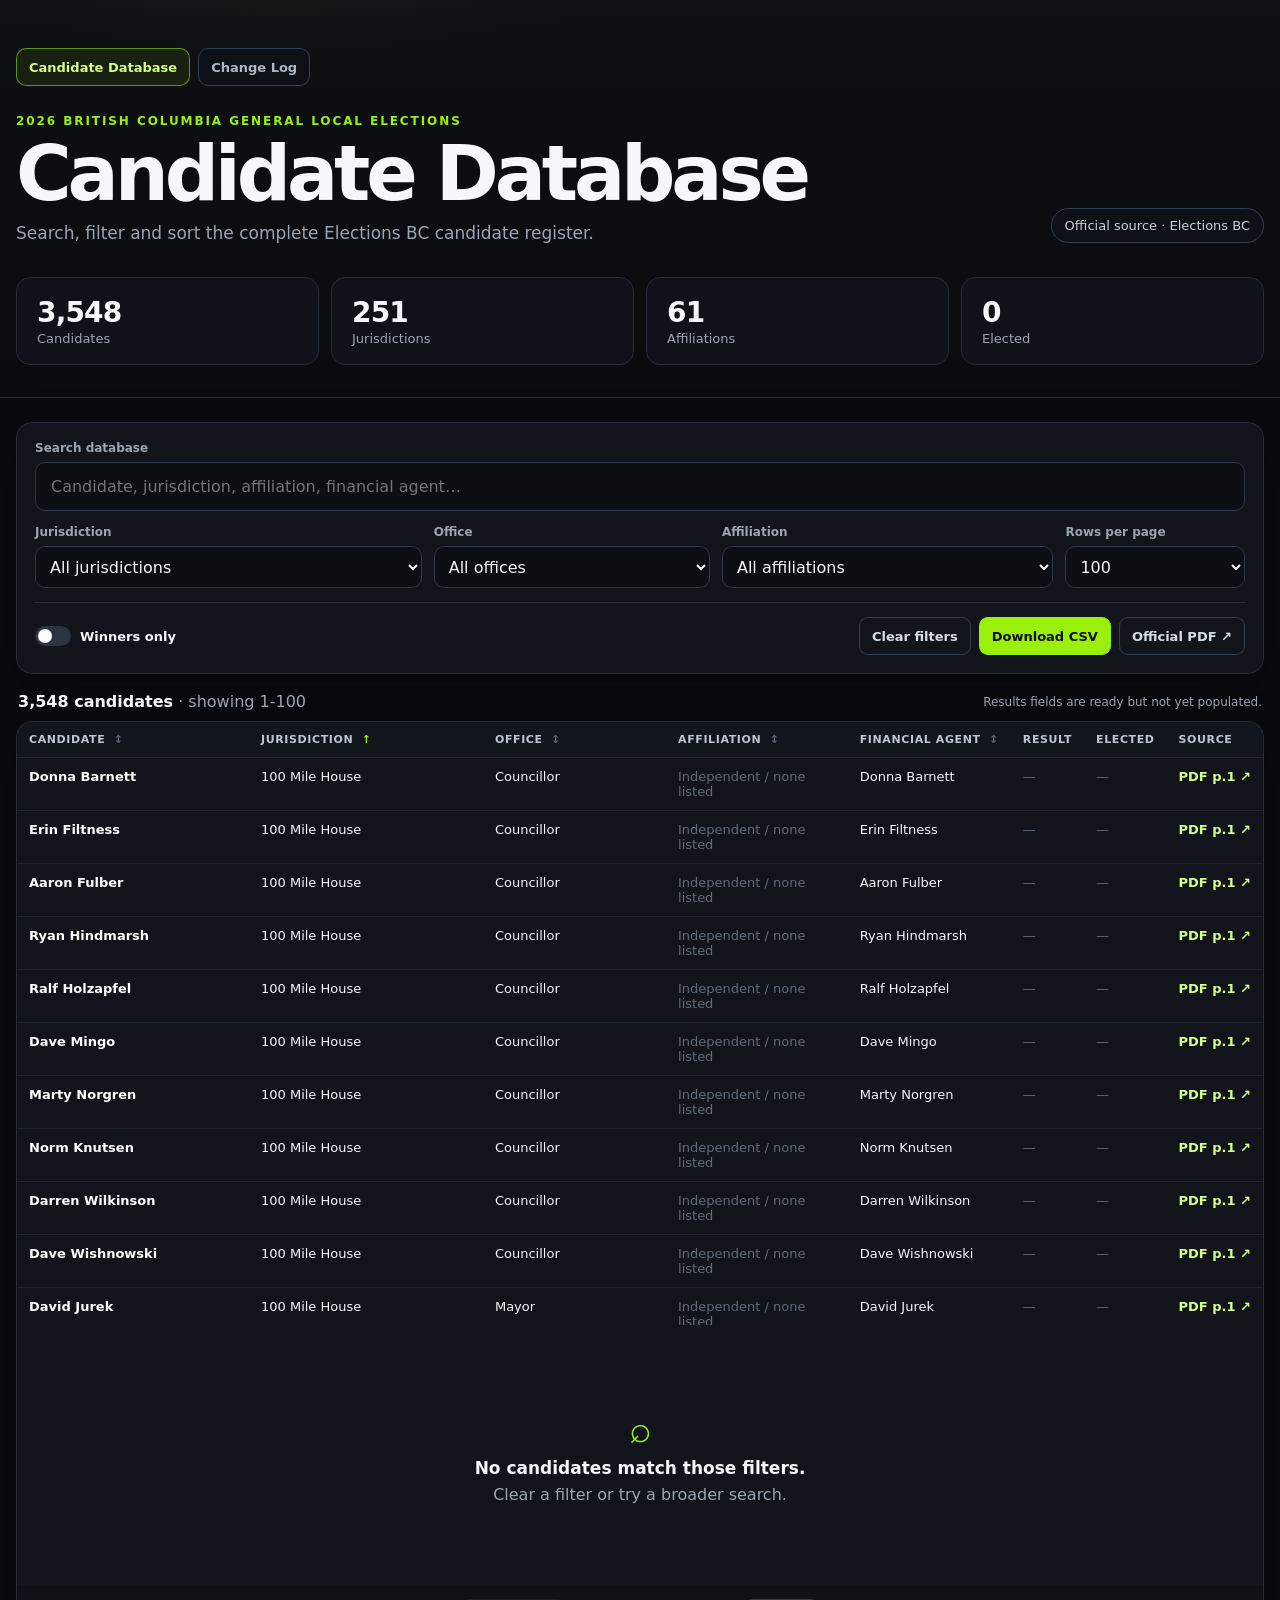
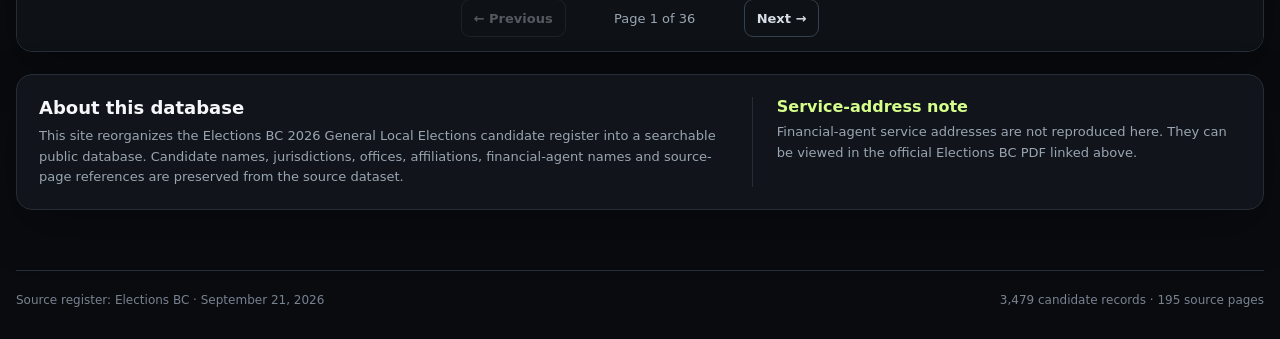
<file: index.html>
<!doctype html>
<html lang="en">
<head>
  <meta charset="utf-8" />
  <meta name="viewport" content="width=device-width, initial-scale=1" />
  <meta name="description" content="Searchable database of candidates in the 2026 British Columbia General Local Elections, sourced from Elections BC." />
  <title>BC 2026 Local Elections — Candidate Database</title>
  <link rel="stylesheet" href="styles.css" />
</head>
<body>
  <header class="hero">
    <div class="hero-inner">
      <nav class="site-tabs" aria-label="Site sections">
        <a class="site-tab active" href="index.html" aria-current="page">Candidate Database</a>
        <a class="site-tab" href="changelog.html">Change Log</a>
      </nav>

      <div class="eyebrow">2026 BRITISH COLUMBIA GENERAL LOCAL ELECTIONS</div>
      <div class="hero-row">
        <div>
          <h1>Candidate Database</h1>
          <p class="lede">Search, filter and sort the complete Elections BC candidate register.</p>
        </div>
        <div class="source-pill">Official source · Elections BC</div>
      </div>

      <div class="stats" aria-label="Database summary">
        <div class="stat">
          <span class="stat-value" id="statCandidates">3,479</span>
          <span class="stat-label">Candidates</span>
        </div>
        <div class="stat">
          <span class="stat-value" id="statJurisdictions">—</span>
          <span class="stat-label">Jurisdictions</span>
        </div>
        <div class="stat">
          <span class="stat-value" id="statAffiliations">—</span>
          <span class="stat-label">Affiliations</span>
        </div>
        <div class="stat">
          <span class="stat-value" id="statElected">0</span>
          <span class="stat-label">Elected</span>
        </div>
      </div>
    </div>
  </header>

  <main class="shell">
    <section class="panel controls-panel">
      <div class="search-wrap">
        <label for="search" class="control-label">Search database</label>
        <input id="search" class="search" type="search"
          placeholder="Candidate, jurisdiction, affiliation, financial agent…"
          autocomplete="off" />
      </div>

      <div class="filter-grid">
        <div>
          <label for="jurisdictionFilter" class="control-label">Jurisdiction</label>
          <select id="jurisdictionFilter"><option value="">All jurisdictions</option></select>
        </div>
        <div>
          <label for="officeFilter" class="control-label">Office</label>
          <select id="officeFilter"><option value="">All offices</option></select>
        </div>
        <div>
          <label for="affiliationFilter" class="control-label">Affiliation</label>
          <select id="affiliationFilter"><option value="">All affiliations</option></select>
        </div>
        <div>
          <label for="pageSize" class="control-label">Rows per page</label>
          <select id="pageSize">
            <option value="50">50</option>
            <option value="100" selected>100</option>
            <option value="250">250</option>
            <option value="100000">All</option>
          </select>
        </div>
      </div>

      <div class="control-footer">
        <label class="toggle" id="electedToggleWrap" title="This becomes useful once election results are added.">
          <input type="checkbox" id="electedOnly" />
          <span class="toggle-ui"></span>
          <span>Winners only</span>
        </label>

        <div class="actions">
          <button id="clearFilters" class="button ghost" type="button">Clear filters</button>
          <a class="button" href="bc-2026-candidates.csv" download>Download CSV</a>
          <a class="button ghost" href="https://elections.bc.ca/docs/lecfa/Registered-Candidates-LEGE-2026-10-17.pdf" target="_blank" rel="noopener">Official PDF ↗</a>
        </div>
      </div>
    </section>

    <section class="results-head">
      <div>
        <strong id="resultCount">Loading…</strong>
        <span class="muted" id="resultContext"></span>
      </div>
      <div class="muted small" id="resultsStatus">Results fields are ready but not yet populated.</div>
    </section>

    <section class="table-card">
      <div class="table-scroll">
        <table id="candidateTable">
          <thead>
            <tr>
              <th><button class="sort" data-sort="candidate">Candidate <span>↕</span></button></th>
              <th><button class="sort" data-sort="jurisdiction">Jurisdiction <span>↕</span></button></th>
              <th><button class="sort" data-sort="office">Office <span>↕</span></button></th>
              <th><button class="sort" data-sort="affiliation">Affiliation <span>↕</span></button></th>
              <th><button class="sort" data-sort="financialAgent">Financial Agent <span>↕</span></button></th>
              <th>Result</th>
              <th>Elected</th>
              <th>Source</th>
            </tr>
          </thead>
          <tbody id="candidateBody"></tbody>
        </table>
      </div>

      <div class="empty" id="emptyState" hidden>
        <div class="empty-icon">⌕</div>
        <strong>No candidates match those filters.</strong>
        <span>Clear a filter or try a broader search.</span>
      </div>

      <nav class="pager" aria-label="Candidate pagination">
        <button class="button ghost" id="prevPage" type="button">← Previous</button>
        <span id="pageIndicator">Page 1</span>
        <button class="button ghost" id="nextPage" type="button">Next →</button>
      </nav>
    </section>

    <section class="about panel">
      <div>
        <h2>About this database</h2>
        <p>
          This site reorganizes the Elections BC 2026 General Local Elections candidate register
          into a searchable public database. Candidate names, jurisdictions, offices, affiliations,
          financial-agent names and source-page references are preserved from the source dataset.
        </p>
      </div>
      <div class="notice">
        <strong>Service-address note</strong>
        <p>
          Financial-agent service addresses are not reproduced here. They can be viewed in the
          official Elections BC PDF linked above.
        </p>
      </div>
    </section>
  </main>

  <footer>
    <div>Source register: Elections BC · September 21, 2026</div>
    <div>3,479 candidate records · 195 source pages</div>
  </footer>

  <script src="app.js"></script>
</body>
</html>
</file>
<file: styles.css>
:root {
  --bg: #090b0f;
  --panel: #11151b;
  --panel-2: #151a22;
  --line: #252d38;
  --text: #f5f7fa;
  --muted: #9aa5b1;
  --accent: #9bf00b;
  --accent-2: #d5ff8a;
  --danger: #ff6b6b;
  --shadow: 0 18px 50px rgba(0,0,0,.28);
}

* { box-sizing: border-box; }
html { color-scheme: dark; }
body {
  margin: 0;
  background:
    radial-gradient(900px 420px at 22% -10%, rgba(155,240,11,.11), transparent 60%),
    var(--bg);
  color: var(--text);
  font-family: Inter, ui-sans-serif, system-ui, -apple-system, BlinkMacSystemFont, "Segoe UI", sans-serif;
}

a { color: inherit; }
button, input, select { font: inherit; }

.hero {
  border-bottom: 1px solid var(--line);
  background: linear-gradient(180deg, rgba(255,255,255,.018), transparent);
}
.hero-inner, .shell, footer {
  width: min(1500px, calc(100% - 32px));
  margin: 0 auto;
}
.hero-inner { padding: 48px 0 32px; }
.eyebrow {
  color: var(--accent);
  font-size: 12px;
  font-weight: 800;
  letter-spacing: .16em;
  margin-bottom: 10px;
}
.hero-row {
  display: flex;
  align-items: flex-end;
  justify-content: space-between;
  gap: 24px;
}
h1 {
  margin: 0;
  font-size: clamp(38px, 6vw, 76px);
  line-height: .94;
  letter-spacing: -.055em;
}
.lede {
  margin: 14px 0 0;
  color: var(--muted);
  font-size: 17px;
}
.source-pill {
  border: 1px solid #344050;
  background: #0d1117;
  border-radius: 999px;
  padding: 9px 13px;
  color: #c8d0da;
  white-space: nowrap;
  font-size: 13px;
}
.stats {
  display: grid;
  grid-template-columns: repeat(4, minmax(0, 1fr));
  gap: 12px;
  margin-top: 34px;
}
.stat {
  padding: 18px 20px;
  border: 1px solid var(--line);
  background: rgba(17,21,27,.8);
  border-radius: 14px;
}
.stat-value {
  display: block;
  font-size: 28px;
  font-weight: 850;
  letter-spacing: -.03em;
}
.stat-label {
  color: var(--muted);
  font-size: 13px;
  margin-top: 2px;
  display: block;
}

.shell { padding: 24px 0 60px; }
.panel, .table-card {
  background: var(--panel);
  border: 1px solid var(--line);
  border-radius: 16px;
  box-shadow: var(--shadow);
}
.controls-panel { padding: 18px; }
.control-label {
  display: block;
  font-size: 12px;
  color: var(--muted);
  font-weight: 750;
  margin-bottom: 7px;
}
.search, select {
  width: 100%;
  background: #0b0e13;
  color: var(--text);
  border: 1px solid #303947;
  border-radius: 10px;
  outline: none;
}
.search {
  padding: 14px 15px;
  font-size: 16px;
}
.search:focus, select:focus {
  border-color: var(--accent);
  box-shadow: 0 0 0 3px rgba(155,240,11,.10);
}
.filter-grid {
  display: grid;
  grid-template-columns: 1.4fr 1fr 1.2fr .65fr;
  gap: 12px;
  margin-top: 14px;
}
select { min-height: 42px; padding: 9px 10px; }

.control-footer {
  display: flex;
  justify-content: space-between;
  align-items: center;
  gap: 16px;
  padding-top: 14px;
  margin-top: 14px;
  border-top: 1px solid var(--line);
}
.actions {
  display: flex;
  gap: 8px;
  flex-wrap: wrap;
  justify-content: flex-end;
}
.button {
  min-height: 38px;
  display: inline-flex;
  align-items: center;
  justify-content: center;
  border: 1px solid var(--accent);
  background: var(--accent);
  color: #0a0c0f;
  border-radius: 9px;
  padding: 8px 12px;
  font-weight: 800;
  font-size: 13px;
  cursor: pointer;
  text-decoration: none;
}
.button:hover { filter: brightness(1.06); }
.button.ghost {
  background: transparent;
  color: #d7dde5;
  border-color: #35404e;
}
.button:disabled {
  opacity: .35;
  cursor: not-allowed;
}

.toggle {
  display: inline-flex;
  align-items: center;
  gap: 9px;
  font-size: 13px;
  font-weight: 750;
  cursor: pointer;
  user-select: none;
}
.toggle input { position: absolute; opacity: 0; pointer-events: none; }
.toggle-ui {
  width: 36px;
  height: 20px;
  background: #2b3440;
  border-radius: 999px;
  position: relative;
  transition: .15s ease;
}
.toggle-ui::after {
  content: "";
  width: 14px;
  height: 14px;
  position: absolute;
  top: 3px;
  left: 3px;
  border-radius: 50%;
  background: white;
  transition: .15s ease;
}
.toggle input:checked + .toggle-ui { background: var(--accent); }
.toggle input:checked + .toggle-ui::after { transform: translateX(16px); }

.results-head {
  display: flex;
  align-items: center;
  justify-content: space-between;
  gap: 20px;
  padding: 18px 2px 10px;
}
.muted { color: var(--muted); }
.small { font-size: 12px; }

.table-card { overflow: hidden; }
.table-scroll { overflow: auto; max-height: 67vh; }
table {
  width: 100%;
  border-collapse: separate;
  border-spacing: 0;
  min-width: 1180px;
}
thead {
  position: sticky;
  top: 0;
  z-index: 4;
  background: #11161d;
}
th, td {
  text-align: left;
  padding: 11px 12px;
  border-bottom: 1px solid #202832;
  vertical-align: top;
}
th {
  color: #bdc6d0;
  font-size: 11px;
  text-transform: uppercase;
  letter-spacing: .055em;
  white-space: nowrap;
}
td { font-size: 13px; }
tbody tr:hover { background: rgba(255,255,255,.025); }
.candidate-name {
  font-weight: 800;
  color: #fff;
  white-space: nowrap;
}
.affiliation-empty, .cell-empty { color: #606b78; }
.source-link {
  color: var(--accent-2);
  font-weight: 750;
  text-decoration: none;
  white-space: nowrap;
}
.source-link:hover { text-decoration: underline; }
.badge {
  display: inline-flex;
  align-items: center;
  border-radius: 999px;
  padding: 3px 8px;
  border: 1px solid #384352;
  background: #171d25;
  color: #c5ced8;
  white-space: nowrap;
  font-size: 11px;
}
.badge.elected {
  border-color: rgba(155,240,11,.45);
  background: rgba(155,240,11,.08);
  color: var(--accent-2);
}
.sort {
  padding: 0;
  border: 0;
  background: transparent;
  color: inherit;
  text-transform: inherit;
  letter-spacing: inherit;
  font-weight: 800;
  cursor: pointer;
}
.sort span { color: #596575; margin-left: 4px; }
.sort.active span { color: var(--accent); }

.pager {
  padding: 14px;
  display: flex;
  align-items: center;
  justify-content: center;
  gap: 14px;
  background: #0e1217;
}
#pageIndicator {
  color: var(--muted);
  min-width: 150px;
  text-align: center;
  font-size: 13px;
}

.empty {
  min-height: 260px;
  display: grid;
  place-content: center;
  text-align: center;
  gap: 7px;
  color: var(--muted);
}
.empty strong { color: var(--text); font-size: 17px; }
.empty-icon { font-size: 38px; color: var(--accent); }

.about {
  margin-top: 22px;
  padding: 22px;
  display: grid;
  grid-template-columns: 1.4fr 1fr;
  gap: 28px;
}
.about h2 { margin: 0 0 8px; font-size: 18px; }
.about p {
  color: var(--muted);
  line-height: 1.55;
  margin: 0;
  font-size: 13px;
}
.notice {
  padding-left: 24px;
  border-left: 1px solid var(--line);
}
.notice strong {
  color: var(--accent-2);
  display: block;
  margin-bottom: 6px;
}

footer {
  border-top: 1px solid var(--line);
  padding: 22px 0 32px;
  display: flex;
  justify-content: space-between;
  gap: 20px;
  color: #788390;
  font-size: 12px;
}

@media (max-width: 900px) {
  .hero-row { align-items: flex-start; flex-direction: column; }
  .stats { grid-template-columns: repeat(2, 1fr); }
  .filter-grid { grid-template-columns: 1fr 1fr; }
  .control-footer { align-items: flex-start; flex-direction: column; }
  .actions { justify-content: flex-start; }
  .results-head { align-items: flex-start; flex-direction: column; gap: 5px; }
  .about { grid-template-columns: 1fr; }
  .notice { border-left: 0; border-top: 1px solid var(--line); padding: 18px 0 0; }
  footer { flex-direction: column; gap: 4px; }
}

@media (max-width: 620px) {
  .hero-inner, .shell, footer { width: min(100% - 20px, 1500px); }
  .hero-inner { padding-top: 34px; }
  .filter-grid { grid-template-columns: 1fr; }
  .actions { width: 100%; }
  .actions .button { flex: 1 1 auto; }
  .table-scroll { max-height: none; overflow: visible; }
  table, thead, tbody, tr, th, td { display: block; }
  table { min-width: 0; }
  thead { display: none; }
  tbody { padding: 8px; }
  tbody tr {
    border: 1px solid var(--line);
    border-radius: 12px;
    padding: 12px;
    margin: 8px 0;
    background: #0e1217;
  }
  tbody tr:hover { background: #0e1217; }
  td {
    border: 0;
    padding: 5px 0;
    display: grid;
    grid-template-columns: 112px 1fr;
    gap: 10px;
    line-height: 1.35;
  }
  td::before {
    content: attr(data-label);
    color: #74808e;
    font-size: 10px;
    text-transform: uppercase;
    letter-spacing: .06em;
    font-weight: 800;
  }
  .candidate-name { white-space: normal; }
  .pager { position: sticky; bottom: 0; z-index: 5; }
}


/* Site section tabs */
.site-tabs {
  display: flex;
  gap: 8px;
  flex-wrap: wrap;
  margin-bottom: 28px;
}
.site-tab {
  display: inline-flex;
  align-items: center;
  min-height: 38px;
  padding: 8px 12px;
  border: 1px solid #344050;
  border-radius: 10px;
  color: #aeb8c5;
  text-decoration: none;
  font-size: 13px;
  font-weight: 800;
  background: #0d1117;
}
.site-tab:hover { border-color: #4a586a; color: #fff; }
.site-tab.active {
  border-color: rgba(155,240,11,.55);
  background: rgba(155,240,11,.08);
  color: var(--accent-2);
}

/* Candidate change log */
.changelog-controls {
  padding: 18px;
  display: grid;
  grid-template-columns: minmax(0, 1fr) auto;
  gap: 14px;
  align-items: end;
}
.change-filter-row {
  display: flex;
  gap: 10px;
  align-items: end;
}
.change-filter-row > div { min-width: 190px; }

.change-log {
  display: grid;
  gap: 16px;
}
.change-day {
  overflow: hidden;
  background: var(--panel);
  border: 1px solid var(--line);
  border-radius: 16px;
  box-shadow: var(--shadow);
}
.change-day-head {
  display: flex;
  justify-content: space-between;
  gap: 20px;
  padding: 18px 20px;
  border-bottom: 1px solid var(--line);
  background: linear-gradient(180deg, rgba(255,255,255,.018), transparent);
}
.change-date {
  font-size: 22px;
  font-weight: 850;
  letter-spacing: -.025em;
}
.change-revision-meta {
  display: flex;
  gap: 9px 14px;
  flex-wrap: wrap;
  align-items: center;
  margin-top: 8px;
  color: var(--muted);
  font-size: 12px;
}
.reconstructed-tag,
.observed-tag {
  display: inline-flex;
  align-items: center;
  min-height: 22px;
  padding: 3px 8px;
  border-radius: 999px;
  font-size: 10px;
  font-weight: 850;
  letter-spacing: .04em;
  text-transform: uppercase;
}
.reconstructed-tag {
  color: #ffd88d;
  border: 1px solid rgba(255,209,102,.35);
  background: rgba(255,209,102,.07);
}
.observed-tag {
  color: var(--accent-2);
  border: 1px solid rgba(155,240,11,.35);
  background: rgba(155,240,11,.07);
}
.change-count-pills {
  display: flex;
  gap: 7px;
  flex-wrap: wrap;
  justify-content: flex-end;
  align-content: flex-start;
}
.pill {
  display: inline-flex;
  align-items: center;
  min-height: 28px;
  padding: 5px 9px;
  border-radius: 999px;
  border: 1px solid #35404e;
  color: #cbd3dd;
  background: #0e1319;
  font-size: 11px;
  font-weight: 800;
  white-space: nowrap;
}
.pill.add { border-color: rgba(155,240,11,.35); color: var(--accent-2); }
.pill.remove { border-color: rgba(255,107,107,.35); color: #ff9a9a; }
.pill.status { border-color: rgba(111,210,255,.35); color: #9ee4ff; }
.pill.field { border-color: rgba(193,144,255,.35); color: #d8b8ff; }

.change-items {
  display: grid;
}
.change-item {
  display: grid;
  grid-template-columns: 84px minmax(0, 1fr);
  gap: 15px;
  padding: 15px 20px;
  border-bottom: 1px solid #202832;
}
.change-item:last-child { border-bottom: 0; }
.change-item:hover { background: rgba(255,255,255,.018); }
.change-badge {
  width: max-content;
  height: max-content;
  min-width: 68px;
  text-align: center;
  border-radius: 7px;
  padding: 5px 7px;
  font-size: 10px;
  font-weight: 900;
  letter-spacing: .055em;
  border: 1px solid #3a4553;
  color: #dbe2eb;
  background: #111820;
}
.change-added .change-badge {
  color: #cfff7e;
  border-color: rgba(155,240,11,.38);
  background: rgba(155,240,11,.07);
}
.change-removed .change-badge {
  color: #ff9c9c;
  border-color: rgba(255,107,107,.38);
  background: rgba(255,107,107,.07);
}
.change-status .change-badge {
  color: #9ee4ff;
  border-color: rgba(111,210,255,.38);
  background: rgba(111,210,255,.07);
}
.change-modified .change-badge {
  color: #d8b8ff;
  border-color: rgba(193,144,255,.38);
  background: rgba(193,144,255,.07);
}
.change-name {
  color: #fff;
  font-size: 15px;
  font-weight: 850;
}
.change-sub {
  margin-top: 3px;
  color: var(--muted);
  font-size: 12px;
  line-height: 1.4;
}
.change-detail {
  margin-top: 8px;
  color: #e7edf4;
  font-size: 13px;
  font-weight: 700;
}
.change-meta {
  display: block;
  margin-top: 6px;
  color: #6f7b89;
  font-size: 11px;
}
.no-events {
  padding: 22px 20px;
  color: var(--muted);
  font-size: 13px;
}

@media (max-width: 900px) {
  .changelog-controls { grid-template-columns: 1fr; }
  .change-filter-row { align-items: stretch; }
  .change-filter-row > div { flex: 1; min-width: 0; }
  .change-day-head { flex-direction: column; }
  .change-count-pills { justify-content: flex-start; }
}

@media (max-width: 620px) {
  .site-tabs { margin-bottom: 22px; }
  .site-tab { flex: 1 1 auto; justify-content: center; }
  .change-filter-row { flex-direction: column; }
  .change-filter-row .button { width: 100%; }
  .change-item {
    grid-template-columns: 1fr;
    gap: 8px;
    padding: 14px 15px;
  }
  .change-day-head { padding: 16px 15px; }
  .change-date { font-size: 19px; }
}
</file>
